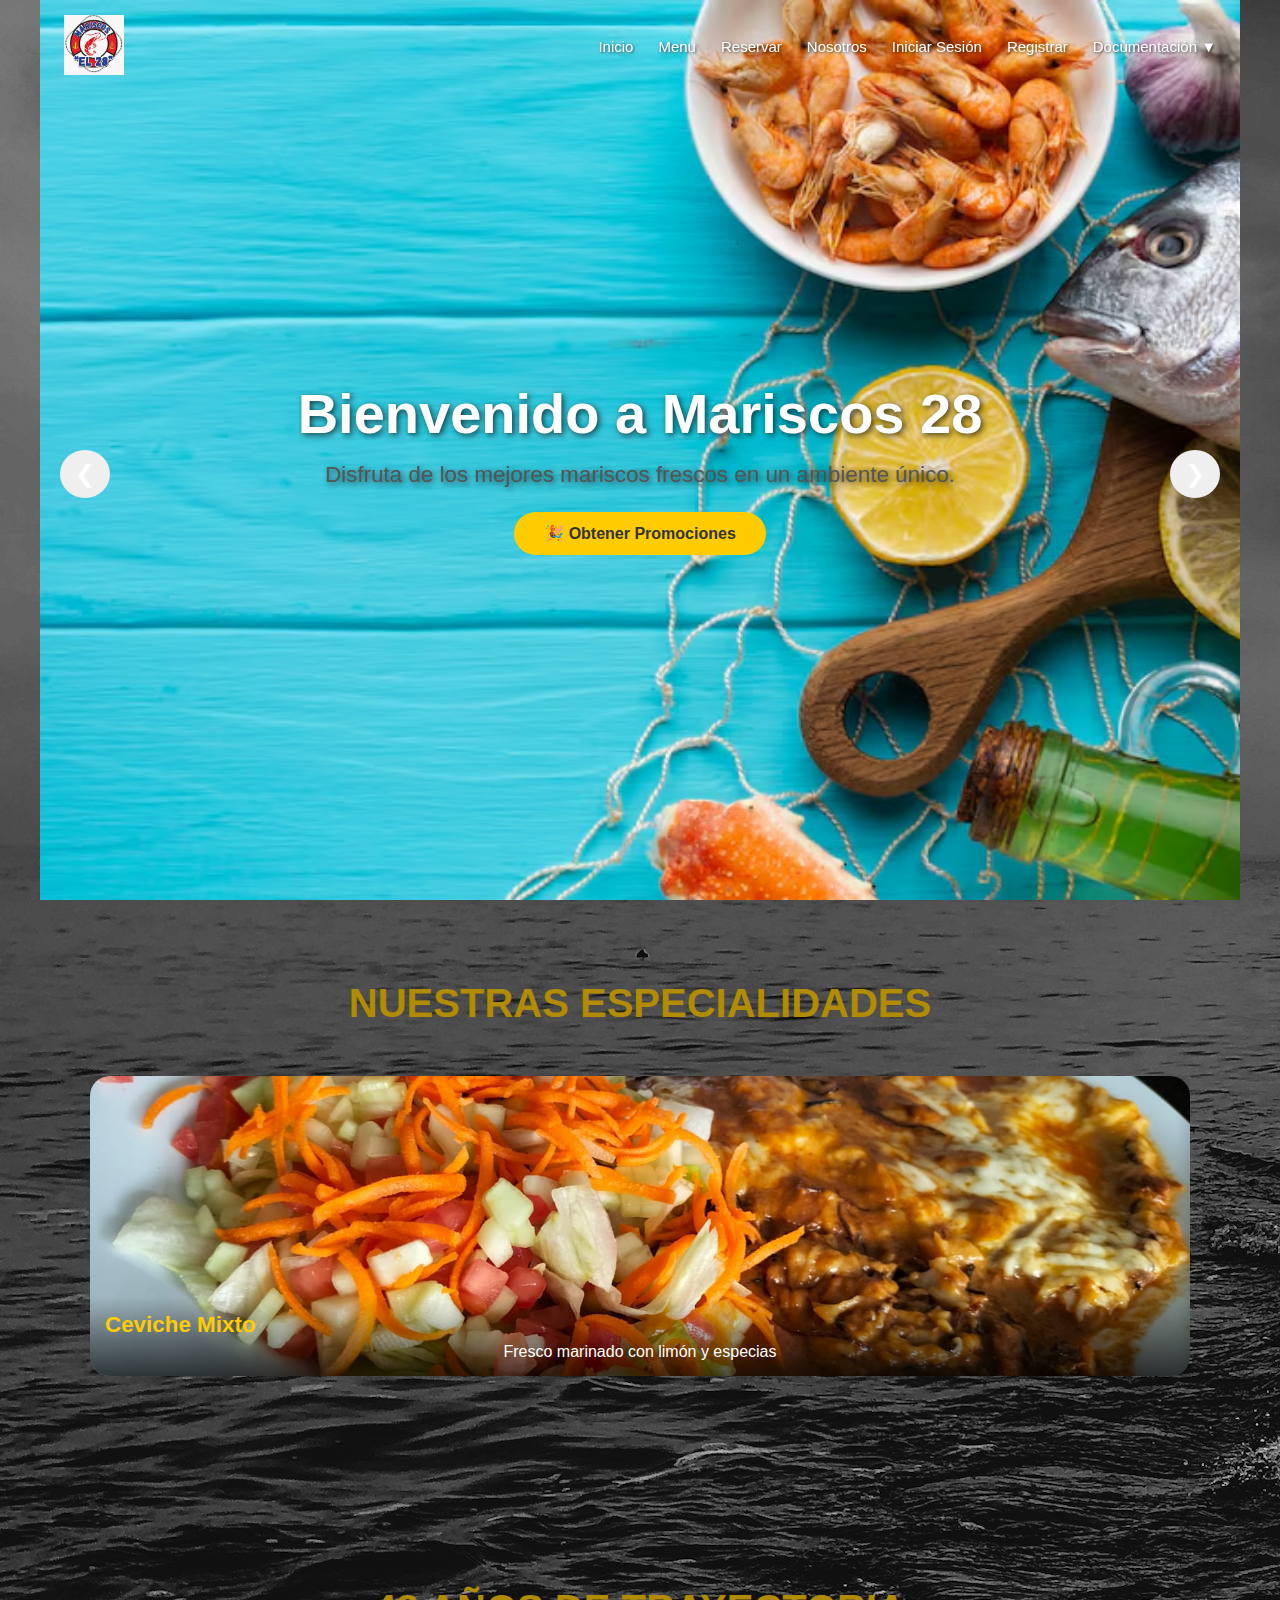
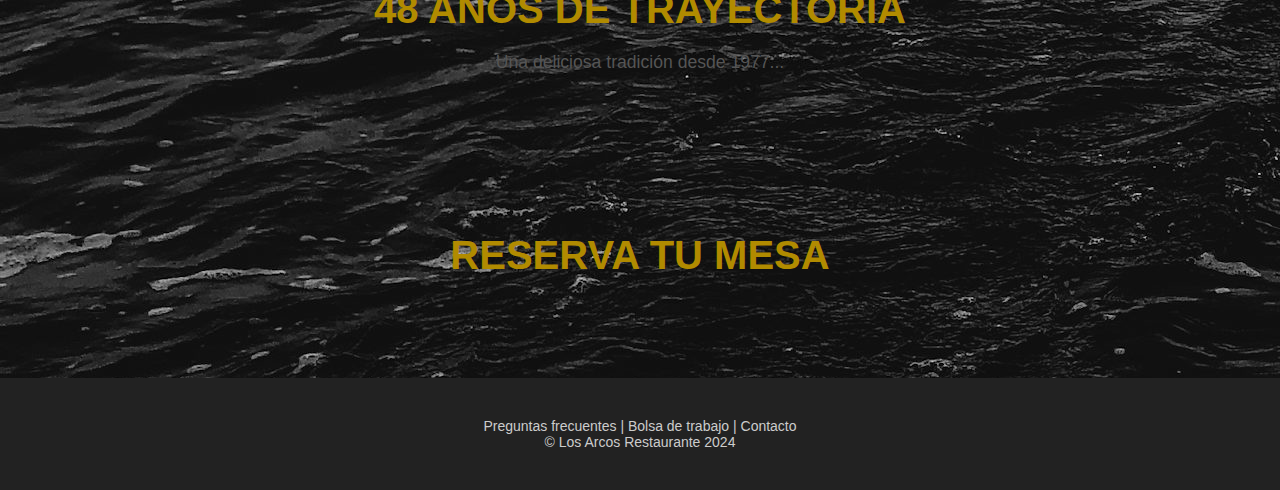
<file: index2.html>
<!DOCTYPE html>
<html lang="es">
  <head>
    <meta charset="UTF-8" />
    <meta
      name="viewport"
      content="width=device-width, initial-scale=1.0, maximum-scale=1.0, user-scalable=no"
    />
    <title>Mariscos el 28</title>
    <link rel="stylesheet" href="src/assets/css/styles2.css" />
    <link rel="stylesheet" href="src/assets/css/normalize.css" />
    <link
      rel="stylesheet"
      href="https://cdn.jsdelivr.net/npm/swiper@9/swiper-bundle.min.css"
    />
  </head>
  <body>
    <header class="site-header">
      <div class="container header-inner">
        <a href="/" class="logo">
          <img src="src/assets/img/logo.jpg" alt="Los Arcos" />
        </a>
        <nav class="main-nav" id="mainNav">
          <ul>
            <li><a href="#">Inicio</a></li>
            <li><a href="src/views/menu.html">Menu</a></li>
            <li><a href="src/views/Reservar.html">Reservar</a></li>
            <li><a href="#">Nosotros</a></li>
            <li><a href="src/views/login.html">Iniciar Sesión</a></li>
            <li><a href="src/views/register.html">Registrar</a></li>
            <li class="dropdown">
              <a href="#" class="dropdown-toggle">Documentación ▼</a>
              <ul class="dropdown-menu">
                <li>
                  <a href="src/views/infraestructura.html">Infraestructura</a>
                </li>
                <li><a href="src/views/status.html">Status</a></li>
                <li><a href="src/views/Tecno.html">Tecnología propuesta</a></li>
              </ul>
            </li>
          </ul>
        </nav>
        <button class="nav-toggle" id="navToggle">☰</button>

        
      </div>
    </header>

    <main>

         <section id="hero">
          <div class="carousel">
            <img
              src="src/assets/img/NF1.jpg"
              class="active"
              alt="Mariscos frescos"
            />
            <img src="src/assets/img/FN2.webp" alt="Ambiente del restaurante" />
            <img src="src/assets/img/NF3.jpg" alt="Especialidades" />
            <button class="prev">&#10094;</button>
            <button class="next">&#10095;</button>
          </div>
          <div class="header-text">
            <h1>Bienvenido a Mariscos 28</h1>
            <p>
              Disfruta de los mejores mariscos frescos en un ambiente único.
            </p>
            <div class="header-buttons">
              <button type="button" class="btn promo-btn">
                🎉 Obtener Promociones
              </button>
            </div>
          </div>
        </section>

      <section id="Especialidades">
        <h2>Nuestras Especialidades</h2>
        <div class="swiper mySwiper container">
          <div class="swiper-wrapper">
            <div class="swiper-slide">
              <div class="swiper-txt">
                <h3>Ceviche Mixto</h3>
                <p>Fresco marinado con limón y especias</p>
              </div>
              <img src="src/assets/img/p1.jpg" alt="Ceviche" />
            </div>
            <div class="swiper-slide">
              <div class="swiper-txt">
                <h3>Langosta Grill</h3>
                <p>Langosta a la parrilla con mantequilla de ajo</p>
              </div>
              <img src="src/assets/img/p2.jpg" alt="Langosta" />
            </div>
            <div class="swiper-slide">
              <div class="swiper-txt">
                <h3>Campechana</h3>
                <p>Mezcla de mariscos en salsa especial</p>
              </div>
              <img src="src/assets/img/p3.jpg" alt="Campechana" />
            </div>
            <div class="swiper-slide">
              <div class="swiper-txt">
                <h3>Pulpo a las Brasas</h3>
                <p>Pulpo tierno con papas y pimentón</p>
              </div>
              <img src="src/assets/img/p4.jpg" alt="Pulpo" />
            </div>
            <div class="swiper-slide">
              <div class="swiper-txt">
                <h3>Coctel de Camarón</h3>
                <p>Camarones gigantes en salsa cóctel</p>
              </div>
              <img src="src/assets/img/p5.jpg" alt="Coctel" />
            </div>
          </div>
          <div class="swiper-pagination"></div>
        </div>
      </section>

      <section id="historia">
        <h2>48 años de Trayectoria</h2>
        <p>Una deliciosa tradición desde 1977...</p>
      </section>

      <section id="reserva">
        <h2>Reserva tu Mesa</h2>
        <!-- formulario de reserva aquí -->
      </section>
    </main>

    <footer>
      <p>Preguntas frecuentes | Bolsa de trabajo | Contacto</p>
      <p>© Los Arcos Restaurante 2024</p>
    </footer>
    <script src="src/assets/js/carrusel.js"></script>
    <script src="src/assets/js/app.js"></script>
    <script src="https://cdn.jsdelivr.net/npm/swiper@9/swiper-bundle.min.js"></script>
  </body>
</html>
</file>
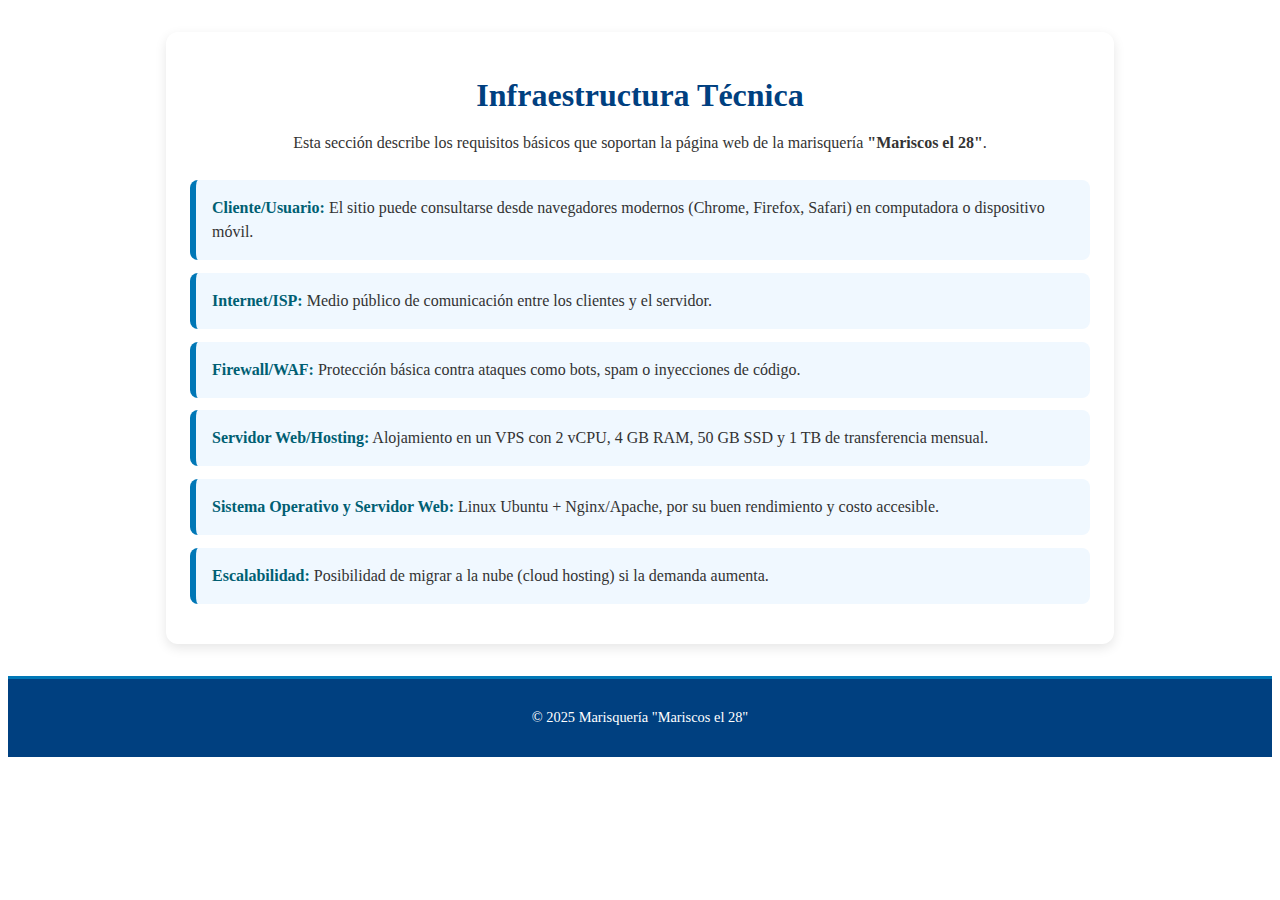
<file: src/views/infraestructura.html>
<!DOCTYPE html>
<html lang="es">
  <head>
    <meta charset="UTF-8" />
    <meta name="viewport" content="width=device-width, initial-scale=1.0" />
    <title>Infraestructura - Marisquería</title>
    <link rel="stylesheet" href="../assets/css/infraestructura.css" />
  </head>
  <body>
    <main class="container">
      <h1>Infraestructura Técnica</h1>
      <p>
        Esta sección describe los requisitos básicos que soportan la página web
        de la marisquería <strong>"Mariscos el 28"</strong>.
      </p>

      <ul>
        <li>
          <strong>Cliente/Usuario:</strong> El sitio puede consultarse desde
          navegadores modernos (Chrome, Firefox, Safari) en computadora o
          dispositivo móvil.
        </li>
        <li>
          <strong>Internet/ISP:</strong> Medio público de comunicación entre los
          clientes y el servidor.
        </li>
        <li>
          <strong>Firewall/WAF:</strong> Protección básica contra ataques como
          bots, spam o inyecciones de código.
        </li>
        <li>
          <strong>Servidor Web/Hosting:</strong> Alojamiento en un VPS con 2
          vCPU, 4 GB RAM, 50 GB SSD y 1 TB de transferencia mensual.
        </li>
        <li>
          <strong>Sistema Operativo y Servidor Web:</strong> Linux Ubuntu +
          Nginx/Apache, por su buen rendimiento y costo accesible.
        </li>
        <li>
          <strong>Escalabilidad:</strong> Posibilidad de migrar a la nube (cloud
          hosting) si la demanda aumenta.
        </li>
      </ul>
    </main>

    <footer>
      <p>© 2025 Marisquería "Mariscos el 28"</p>
    </footer>
  </body>
</html>
</file>
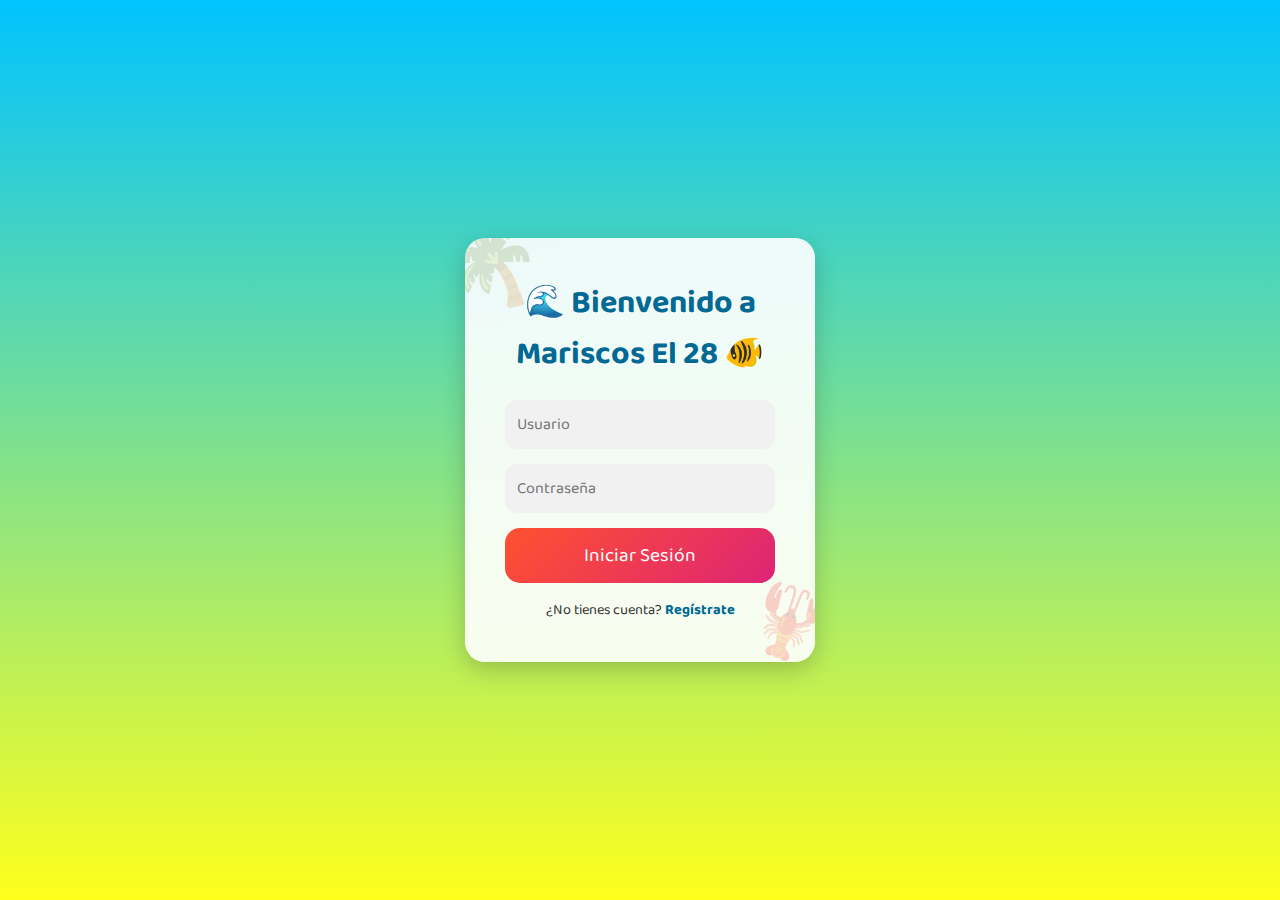
<file: src/views/login.html>
<!DOCTYPE html>
<html lang="en">
<head>
    <meta charset="UTF-8">
    <meta name="viewport" content="width=device-width, initial-scale=1.0">
    <title>Document</title>
    <link rel="stylesheet" href="../assets/css/login.css">
</head>
<body>
    <div class="login-container">
    <h2>🌊 Bienvenido a Mariscos El 28 🐠</h2>
    <form action="/Index.html" method="get">
      <div class="input-group">
        <input type="text" placeholder="Usuario">
      </div>
      <div class="input-group">
        <input type="password" placeholder="Contraseña">
      </div>
      <button class="btn"  type="submit">Iniciar Sesión</button>
      <div class="extra">
        <p>¿No tienes cuenta? <a href="../views/register.html">Regístrate</a></p>
      </div>
    </form>
  </div>
</body>
</html>
</file>
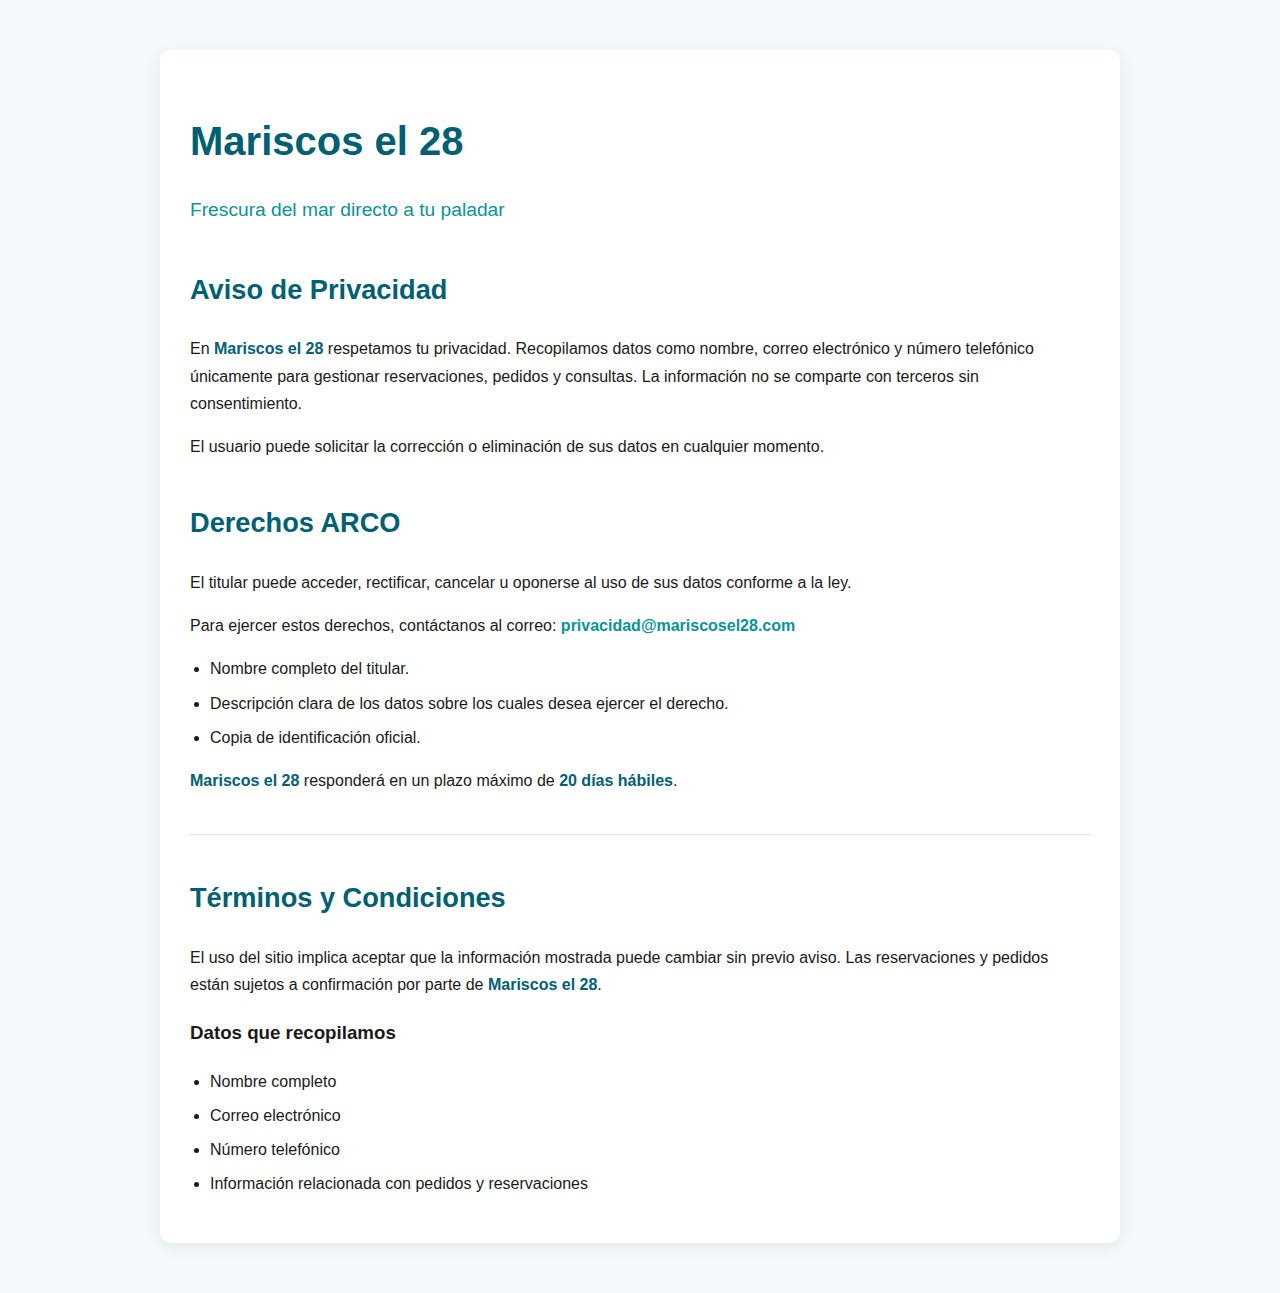
<file: src/views/privacidad.html>
<!DOCTYPE html>
<html lang="es">
<head>
    <meta charset="UTF-8">
    <meta name="viewport" content="width=device-width, initial-scale=1.0">
    <title>Aviso de Privacidad - Mariscos el 28</title>

    <!-- Liga al CSS -->
    <link rel="stylesheet" href="../assets/css/privacidad.css">
</head>

<body>

    <div class="container">

        <h1>Mariscos el 28</h1>
        <p class="subtitle">Frescura del mar directo a tu paladar</p>

        <h2>Aviso de Privacidad</h2>
        <p>
            En <strong>Mariscos el 28</strong> respetamos tu privacidad. Recopilamos datos como nombre,
            correo electrónico y número telefónico únicamente para gestionar reservaciones, pedidos y consultas.
            La información no se comparte con terceros sin consentimiento.
        </p>
        <p>
            El usuario puede solicitar la corrección o eliminación de sus datos en cualquier momento.
        </p>

        <h2>Derechos ARCO</h2>
        <p>
            El titular puede acceder, rectificar, cancelar u oponerse al uso de sus datos conforme a la ley.
        </p>

        <p>
            Para ejercer estos derechos, contáctanos al correo:  
            <a href="mailto:privacidad@mariscosel28.com">privacidad@mariscosel28.com</a>
        </p>

        <ul>
            <li>Nombre completo del titular.</li>
            <li>Descripción clara de los datos sobre los cuales desea ejercer el derecho.</li>
            <li>Copia de identificación oficial.</li>
        </ul>

        <p>
            <strong>Mariscos el 28</strong> responderá en un plazo máximo de <strong>20 días hábiles</strong>.
        </p>

        <hr>

        <h2>Términos y Condiciones</h2>
        <p>
            El uso del sitio implica aceptar que la información mostrada puede cambiar sin previo aviso.  
            Las reservaciones y pedidos están sujetos a confirmación por parte de <strong>Mariscos el 28</strong>.
        </p>

        <h3>Datos que recopilamos</h3>
        <ul>
            <li>Nombre completo</li>
            <li>Correo electrónico</li>
            <li>Número telefónico</li>
            <li>Información relacionada con pedidos y reservaciones</li>
        </ul>

    </div>

</body>
</html>
</file>
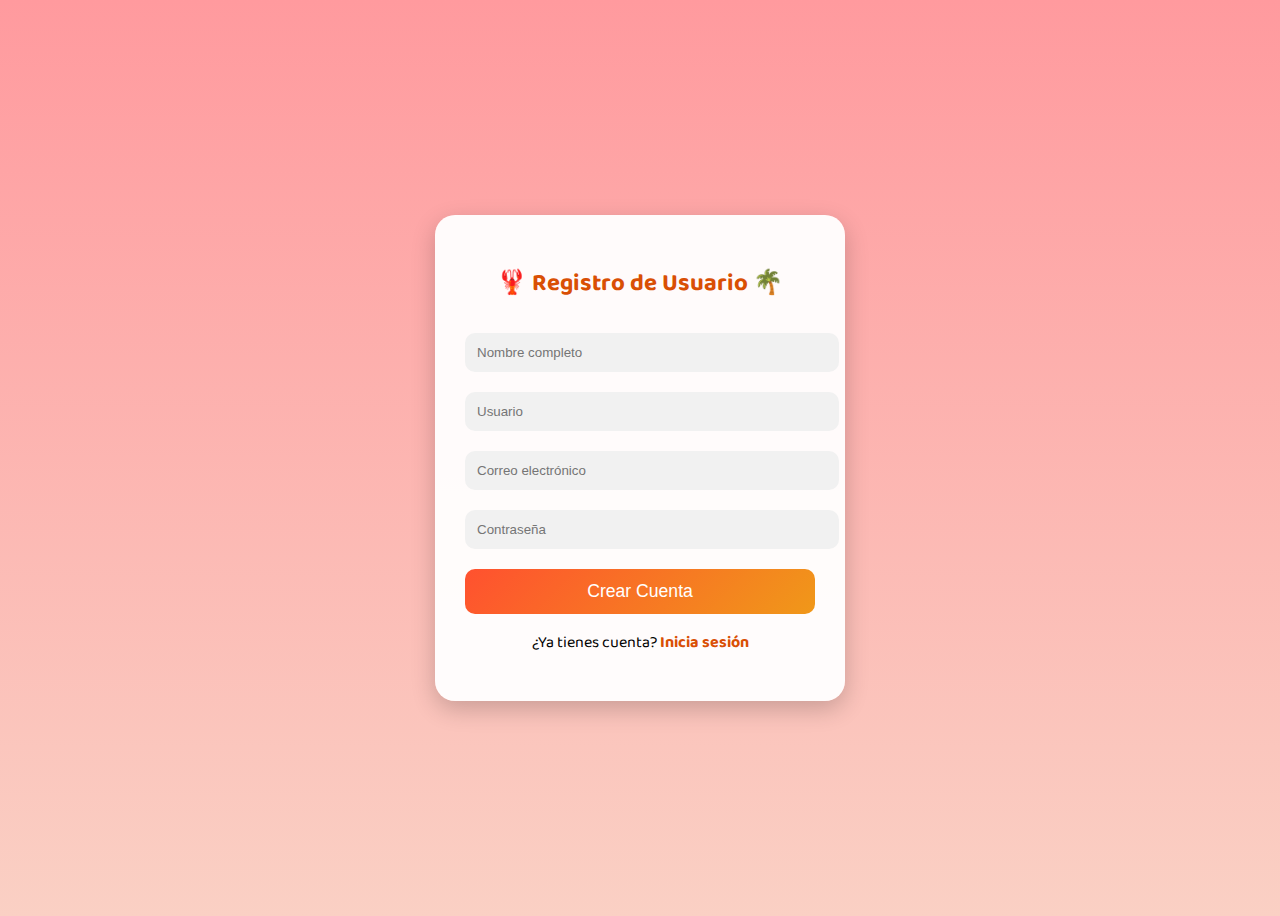
<file: src/views/register.html>
<!DOCTYPE html>
<html lang="en">
<head>
    <meta charset="UTF-8">
    <meta name="viewport" content="width=device-width, initial-scale=1.0">
    <title>Document</title>
    <link rel="stylesheet" href="../assets/css/register.css">
</head>
<body>
    <div class="container">
    <h2>🦞 Registro de Usuario 🌴</h2>
    <form action="login.html" method="post">
      <input type="text" placeholder="Nombre completo" required>
      <input type="text" placeholder="Usuario" required>
      <input type="email" placeholder="Correo electrónico" required>
      <input type="password" placeholder="Contraseña" required>
      <button type="submit">Crear Cuenta</button>
      <div class="extra">
        <p>¿Ya tienes cuenta? <a href="login.html">Inicia sesión</a></p>
      </div>
    </form>
  </div>
</body>
</html>
</file>
<file: src/assets/css/infraestructura.css>
/* --- Infraestructura Section --- */

main.container {
  max-width: 900px;
  margin: 2rem auto;
  padding: 1.5rem;
  background: #ffffff;
  border-radius: 12px;
  box-shadow: 0px 4px 12px rgba(0, 0, 0, 0.1);
}

main.container h1 {
  font-size: 2rem;
  margin-bottom: 1rem;
  color: #004080; /* azul marino elegante */
  text-align: center;
}

main.container p {
  font-size: 1rem;
  margin-bottom: 1.5rem;
  color: #333;
  line-height: 1.6;
  text-align: center;
}

/* Lista estilizada */
main.container ul {
  list-style: none;
  padding-left: 0;
}

main.container ul li {
  background: #f0f8ff;
  margin-bottom: 0.8rem;
  padding: 1rem;
  border-left: 6px solid #0077b6; /* azul tipo mar */
  border-radius: 8px;
  font-size: 1rem;
  color: #333;
  line-height: 1.5;
}

main.container ul li strong {
  color: #005f73;
}

/* Footer */
footer {
  text-align: center;
  padding: 1rem;
  margin-top: 2rem;
  background: #004080;
  color: white;
  font-size: 0.9rem;
  border-top: 3px solid #0077b6;
}
</file>
<file: src/assets/css/login.css>
@import url('https://fonts.googleapis.com/css2?family=Baloo+2:wght@600&display=swap');

    * {
      margin: 0;
      padding: 0;
      box-sizing: border-box;
      font-family: 'Baloo 2', cursive;
    }

    body {
      display: flex;
      justify-content: center;
      align-items: center;
      height: 100vh;
      background: linear-gradient(to bottom, #00c3ff, #ffff1c);
      background-attachment: fixed;
    }

    .login-container {
      background: rgba(255, 255, 255, 0.9);
      padding: 40px;
      border-radius: 20px;
      box-shadow: 0px 8px 25px rgba(0, 0, 0, 0.2);
      text-align: center;
      width: 350px;
      position: relative;
      overflow: hidden;
    }

    .login-container::before {
      content: "🌴";
      font-size: 80px;
      position: absolute;
      top: -30px;
      left: -20px;
      transform: rotate(-15deg);
      opacity: 0.2;
    }

    .login-container::after {
      content: "🦞";
      font-size: 70px;
      position: absolute;
      bottom: -20px;
      right: -15px;
      transform: rotate(20deg);
      opacity: 0.2;
    }

    .login-container h2 {
      color: #006994;
      font-size: 2rem;
      margin-bottom: 20px;
      text-shadow: 1px 1px 2px #fff;
    }

    .input-group {
      margin: 15px 0;
    }

    .input-group input {
      width: 100%;
      padding: 12px;
      border: none;
      border-radius: 12px;
      outline: none;
      background: #f1f1f1;
      font-size: 1rem;
      transition: 0.3s;
    }

    .input-group input:focus {
      background: #e0f7fa;
      box-shadow: 0px 0px 8px #00c3ff;
    }

    .btn {
      background: linear-gradient(135deg, #ff512f, #dd2476);
      color: #fff;
      border: none;
      padding: 12px;
      border-radius: 15px;
      width: 100%;
      font-size: 1.2rem;
      cursor: pointer;
      transition: 0.3s;
    }

    .btn:hover {
      transform: scale(1.05);
      box-shadow: 0px 5px 15px rgba(0,0,0,0.3);
    }

    .extra {
      margin-top: 15px;
      font-size: 0.9rem;
      color: #333;
    }

    .extra a {
      color: #006994;
      text-decoration: none;
      font-weight: bold;
    }

    .extra a:hover {
      text-decoration: underline;
    }
</file>
<file: src/assets/css/privacidad.css>
body {
    font-family: "Segoe UI", Arial, sans-serif;
    margin: 0;
    padding: 0;
    background-color: #f4f9fc; /* azul super clarito */
    color: #1a1a1a;
    line-height: 1.7;
}

/* Contenedor */
.container {
    max-width: 900px;
    margin: 50px auto;
    padding: 30px;
    background: #ffffff;
    border-radius: 12px;
    box-shadow: 0 4px 15px rgba(0,0,0,0.08);
}

/* Encabezado principal */
h1 {
    font-size: 2.5rem;
    color: #005f73; /* azul marino tipo oceano */
    margin-bottom: 5px;
}

/* Subtítulo */
.subtitle {
    font-size: 1.2rem;
    color: #0a9396;
    margin-bottom: 30px;
}

/* Encabezados secundarios */
h2 {
    margin-top: 40px;
    color: #005f73;
    font-size: 1.7rem;
}

/* Listas */
ul {
    padding-left: 20px;
}

ul li {
    margin-bottom: 7px;
}

/* Links */
a {
    color: #0a9396;
    font-weight: bold;
    text-decoration: none;
}

a:hover {
    text-decoration: underline;
}

/* Texto destacado */
strong {
    color: #005f73;
}

/* Línea separadora suave */
hr {
    margin: 40px 0;
    border: none;
    height: 1px;
    background: #cde8f3;
}
</file>
<file: src/assets/css/register.css>
@import url('https://fonts.googleapis.com/css2?family=Baloo+2:wght@600&display=swap');


body {
      display: flex;
      justify-content: center;
      align-items: center;
      height: 100vh;
      background: linear-gradient(to bottom, #ff9a9e, #fad0c4);
      font-family: 'Baloo 2', cursive;
    }
    .container {
      background: rgba(255,255,255,0.95);
      padding: 30px;
      border-radius: 20px;
      box-shadow: 0px 8px 25px rgba(0,0,0,0.2);
      text-align: center;
      width: 350px;
    }
    h2 {
      color: #d94f04;
      margin-bottom: 20px;
    }
    input {
      width: 100%;
      padding: 12px;
      margin: 10px 0;
      border: none;
      border-radius: 10px;
      background: #f1f1f1;
    }
    input:focus {
      background: #fff0f0;
      outline: none;
      box-shadow: 0px 0px 8px #ff9a9e;
    }
    button {
      background: linear-gradient(135deg, #ff512f, #f09819);
      color: white;
      border: none;
      padding: 12px;
      border-radius: 10px;
      width: 100%;
      font-size: 1.1rem;
      cursor: pointer;
      margin-top: 10px;
    }
    button:hover {
      transform: scale(1.05);
    }
    .extra {
      margin-top: 10px;
    }
    .extra a {
      color: #d94f04;
      text-decoration: none;
      font-weight: bold;
    }
</file>
<file: src/assets/css/styles2.css>
/* ==== VARIABLES Y RESET ==== */
:root {
  --color-primary: #b18b00;
  --color-secondary: #ffcc00;
  --color-blue-dark: #0066cc;
  --color-red: #ff1e1e;
  --transition: all 0.3s ease;
  --shadow: 0 5px 15px rgba(0,0,0,0.1);
}

* {
  margin: 0;
  padding: 0;
  box-sizing: border-box;
}


html {
  scroll-behavior: smooth;
}

body {
  font-family: "Poppins", sans-serif;
  color: #333;
  background-image: url(../img/fondo3.jpeg);
 
}

/* ==== HEADER TRANSPARENTE ==== */
.site-header {
  position:fixed;
  top: 0;
  left: 0;
  width: 100%;
  background: transparent;
  backdrop-filter: none;
  box-shadow: none;
  z-index: 1000;
  transition: var(--transition);
}

.site-header.scrolled {
  background: transparent;
  backdrop-filter: blur(10px);
  color: #f0f0f0;
  box-shadow: none;
}

.container {
  max-width: 1200px;
  width: 90%;
  margin: 0 auto;
  padding: 0 auto;
}

.header-inner {
  display: flex;
  justify-content: space-between;
  align-items: center;
  padding: 15px 0;
}

.logo img {
  height: 60px;
  width: auto;
  transition: var(--transition);
  
}

.site-header.scrolled .logo img {
  filter: none;
}

/* ==== NAVEGACIÓN ==== */
.main-nav ul {
  display: flex;
  list-style: none;
  gap: 25px;
  align-items: center;
}

.main-nav a {
  text-decoration: none;
  color: white;
  font-weight: 500;
  font-size: 15px;
  position: relative;
  transition: var(--transition);
  padding: 8px 0;
  text-shadow: 1px 1px 3px rgba(0,0,0,0.7);
}

.site-header.scrolled .main-nav a {
  color: #333;
  text-shadow: none;
}

.main-nav a:hover {
  color: var(--color-secondary);
}

.main-nav a::after {
  content: "";
  position: absolute;
  width: 0;
  height: 2px;
  bottom: 0;
  left: 0;
  background-color: var(--color-secondary);
  transition: width 0.3s;
}

.main-nav a:hover::after {
  width: 100%;
}

/* Dropdown */
.dropdown {
  position: relative;
}

.dropdown-menu {
  position: absolute;
  top: 100%;
  left: 0;
  background: white;
  min-width: 200px;
  box-shadow: var(--shadow);
  border-radius: 8px;
  opacity: 0;
  visibility: hidden;
  transform: translateY(-10px);
  transition: var(--transition);
  z-index: 1000;
}

.dropdown:hover .dropdown-menu {
  opacity: 1;
  visibility: visible;
  transform: translateY(0);
}

.dropdown-menu li {
  width: 100%;
}

.dropdown-menu a {
  display: block;
  padding: 12px 20px;
  border-bottom: 1px solid #f0f0f0;
  color: #333;
  text-shadow: none;
}

.dropdown-menu a:hover {
  background: #f8f8f8;
  color: var(--color-primary);
}

/* ==== BOTÓN HAMBURGUESA ==== */
.nav-toggle {
  display: none;
  background: none;
  border: none;
  font-size: 1.8rem;
  cursor: pointer;
  padding: 5px;
  transition: var(--transition);
  color: white;
  text-shadow: 1px 1px 3px rgba(0,0,0,0.7);
}

.site-header.scrolled .nav-toggle {
  color: #333;
  text-shadow: none;
}

.nav-toggle:hover {
  color: var(--color-secondary);
}

/* ==== HERO SECTION - FULL WIDTH ==== */
#hero{
  height: 100vh;
  display: flex;
  justify-content: center;
  align-items: center;
  text-align: center;
  color: white;
  position: relative;
  overflow: hidden;
}

.carousel {
  position: absolute;
  width: 100%;
  height: 100%;
}

.carousel img {
  position: absolute;
  top: 0;
  left: 0;
  width: 100%;
  height: 100%;
  object-fit: cover;
  opacity: 0;
  transition: opacity 1s ease-in-out;
}

.carousel img.active {
  width: 100%;
  opacity: 1;
}

/* Botones del carrusel */
.carousel button {
  position: absolute;
  top: 50%;
  transform: transla(0, 0, 0, 0.5);
  color: white;
  border: none;
  font-size: 1.5rem;
  padding: 10px 15px;
  border-radius: 50%;
  cursor: pointer;
  z-index: 5;
}

.carousel button:hover {
  background: rgba(0, 0, 0, 0.8);
  transform: translateY(-50%) scale(1.1);
}

.carousel .prev { left: 20px; }
.carousel .next { right: 20px; }

/* Texto del hero */
.header-text {
  position: relative;
  z-index: 6;
  max-width: 800px;
  padding: 20px;
  text-shadow: 2px 2px 6px rgba(0, 0, 0, 0.7);
}

.header-text h1 {
  font-size: clamp(2rem, 5vw, 3.5rem);
  margin-bottom: 15px;
}

.header-text p {
  font-size: clamp(1rem, 2.5vw, 1.4rem);
  margin-bottom: 25px;
}

.btn {
  display: inline-block;
  background-color: var(--color-secondary);
  color: #333;
  padding: 12px 30px;
  border: none;
  border-radius: 30px;
  font-weight: bold;
  text-decoration: none;
  cursor: pointer;
  transition: var(--transition);
  font-size: 1rem;
}

.btn:hover {
  background-color: white;
  transform: translateY(-3px);
  box-shadow: var(--shadow);
}

/* ==== SECCIONES GENERALES ==== */
section {
  padding: 80px 20px;
  max-width: 1200px;
  margin: 0 auto;
}

section h2 {
  text-align: center;
  font-size: clamp(1.8rem, 4vw, 2.5rem);
  margin-bottom: 20px;
  color: var(--color-primary);
  text-transform: uppercase;
}

section p {
  text-align: center;
  color: #555;
  max-width: 800px;
  margin: 0 auto;
  font-size: clamp(0.9rem, 2vw, 1.1rem);
}

/* ==== SWIPER RESPONSIVO ==== */
.mySwiper {
  width: 100%;
  max-width: 1100px;
  margin: 50px auto;
  padding-bottom: 50px;
}

.swiper-slide {
  position: relative;
  border-radius: 20px;
  overflow: hidden;
  box-shadow: 0px 8px 20px rgba(0, 0, 0, 0.3);
  transition: transform 0.3s ease-in-out;
}

.swiper-slide:hover {
  transform: scale(1.05);
}

.swiper-slide img {
  width: 100%;
  height: 300px;
  object-fit: cover;
  display: block;
}

/* Texto dentro de la tarjeta */
.swiper-txt {
  position: absolute;
  bottom: 0;
  left: 0;
  width: 100%;
  padding: 15px;
  color: #fff;
  background: linear-gradient(180deg, transparent 0%, rgba(0,0,0,0.7) 100%);
  text-align: left;
}

.swiper-txt h3 {
  font-size: 1.4rem;
  margin-bottom: 5px;
  color: #ffcc00; /* amarillo playero */
}

.swiper-txt p {
  font-size: 1rem;
  color: #fff;
}

/* Flechas de navegación personalizadas */
.swiper-button-next,
.swiper-button-prev {
  color: #ff1e1e; /* rojo mariscos */
  font-weight: bold;
  transition: 0.3s;
}

.swiper-button-next:hover,
.swiper-button-prev:hover {
  color: #0066cc; /* azul oceánico */
}

/* Paginación (los puntitos) */
.swiper-pagination-bullet {
  background: #fff;
  opacity: 0.7;
  transition: 0.3s;
}

.swiper-pagination-bullet-active {
  background: #ff1e1e;
  transform: scale(1.2);
}


/* ==== FOOTER ==== */
footer {
  background: #222;
  color: #ccc;
  text-align: center;
  padding: 40px 20px;
  font-size: 14px;
}

footer a {
  color: var(--color-secondary);
  text-decoration: none;
  transition: var(--transition);
}

footer a:hover {
  color: white;
  text-decoration: underline;
}

/* ==== MEDIA QUERIES COMPLETAS ==== */

/* Tablet */
@media (max-width: 1024px) {
  .main-nav ul {
    gap: 20px;
  }
  
  .main-nav a {
    font-size: 14px;
  }
  
  .logo img {
    height: 50px;
  }
  
  .swiper-slide {
    height: 280px;
  }
}

/* Mobile Large */
@media (max-width: 768px) {
  .header-inner {
    padding: 10px 0;
  }
  
  .nav-toggle {
    display: block;
  }
  
  .main-nav {
    position: fixed;
    top: 0;
    right: -100%;
    width: 280px;
    height: 100vh;
    background: rgba(0, 0, 0, 0.95);
    padding: 80px 30px 30px;
    transition: right 0.3s ease;
    box-shadow: -5px 0 15px rgba(0,0,0,0.1);
    overflow-y: auto;
  }
  
  .main-nav.show {
    right: 0;
  }
  
  .main-nav ul {
    flex-direction: column;
    gap: 0;
  }
  
  .main-nav li {
    width: 100%;
    border-bottom: 1px solid rgba(255,255,255,0.1);
  }
  
  .main-nav a {
    display: block;
    padding: 15px 0;
    font-size: 16px;
    color: white !important;
  }
  
  .dropdown-menu {
    position: static;
    opacity: 1;
    visibility: visible;
    transform: none;
    box-shadow: none;
    background: rgba(255,255,255,0.1);
    margin-left: 15px;
    display: none;
  }
  
  .dropdown.active .dropdown-menu {
    display: block;
  }
  
  /* Hero ajustes móvil */
  #hero {
    padding-top: 70px;
    height: 100vh;
    min-height: 500px;
  }
  
  .carousel button {
    font-size: 1.2rem;
    padding: 8px 12px;
  }
  
  .carousel .prev { left: 10px; }
  .carousel .next { right: 10px; }
  
  .header-text {
    padding: 20px 15px;
  }
  
  section {
    padding: 60px 15px;
  }
  
  .swiper-slide {
    height: 250px;
  }
  
  .swiper-txt {
    padding: 15px;
  }
  
  .swiper-txt h3 {
    font-size: 1.1rem;
  }
  
  .swiper-txt p {
    font-size: 0.9rem;
  }
  
  .swiper-button-next,
  .swiper-button-prev {
    display: none;
  }
}

/* Mobile Small */
@media (max-width: 480px) {
  .container {
    padding: 0 15px;
  }
  
  .logo img {
    height: 45px;
  }
  
  .carousel button {
    font-size: 1rem;
    padding: 6px 10px;
  }
  
  .btn {
    padding: 10px 25px;
    font-size: 0.9rem;
  }
  
  .swiper-slide {
    height: 200px;
  }
  
  #hero {
    min-height: 450px;
  }
}

/* Extra Small Devices */
@media (max-width: 360px) {
  .main-nav {
    width: 100%;
  }
  
  .header-text h1 {
    font-size: 1.8rem;
  }
  
  .header-text p {
    font-size: 1rem;
  }
  
  #hero {
    padding-top: 60px;
  }
}

/* Landscape Mobile */
@media (max-height: 500px) and (orientation: landscape) {
  #hero {
    min-height: 100vh;
    height: auto;
    padding: 70px 0 30px;
  }
  
  .header-text h1 {
    font-size: 1.8rem;
  }
  
  .header-text p {
    font-size: 1rem;
  }
}
</file>
